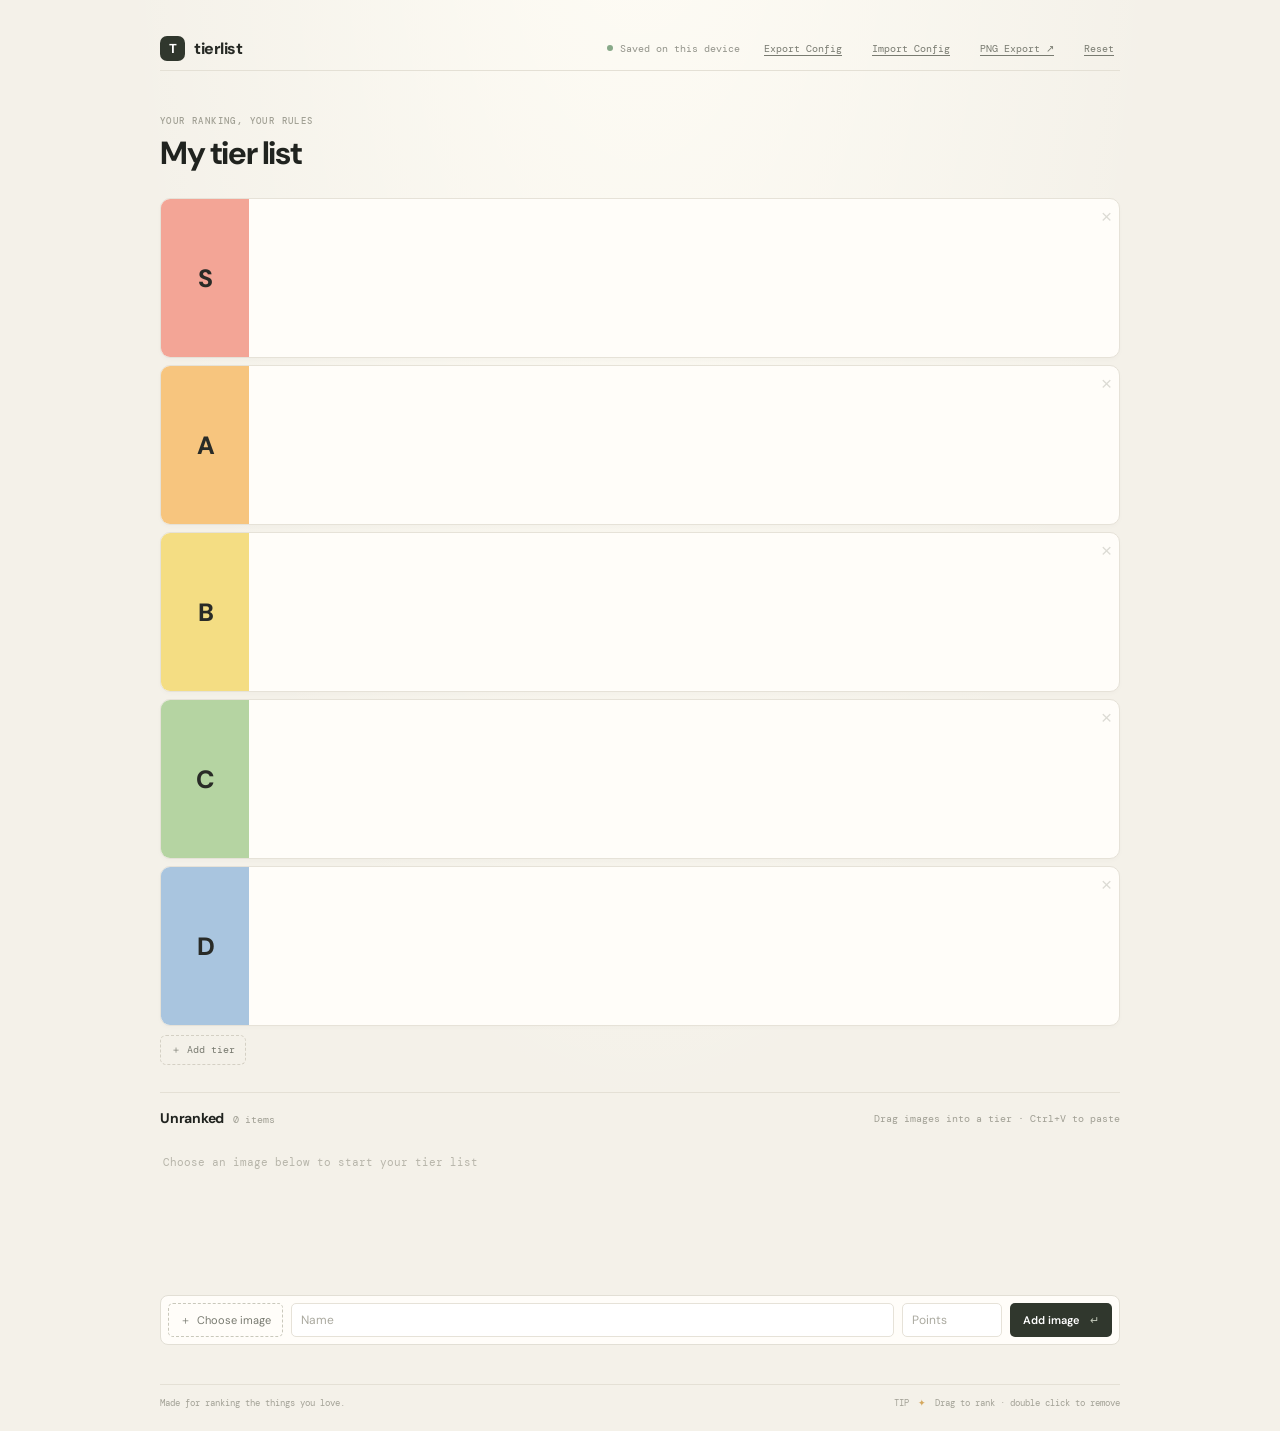
<file: index.html>
<!doctype html>
<html lang="en">
<head>
  <meta charset="utf-8">
  <meta name="viewport" content="width=device-width, initial-scale=1">
  <meta name="theme-color" content="#f4f1e9">
  <title>Tierlist</title>
  <link rel="stylesheet" href="style.css">
  <script type="module" src="app.js"></script>
</head>
<body>
  <main class="workspace">
    <header class="topbar">
      <a class="wordmark" href="./" aria-label="Tierlist home"><span class="mark">T</span> tierlist</a>
      <div class="top-actions"><span class="saved-status" id="saved-status">Saved on this device</span><button class="clear-button" id="export-config-button" type="button">Export Config</button><button class="clear-button" id="import-config-button" type="button">Import Config</button><input id="config-file" type="file" accept=".json,application/json" hidden><button class="clear-button" id="export-button" type="button">PNG Export ↗</button><button class="clear-button" id="reset-button" type="button">Reset</button></div>
    </header>

    <section class="heading">
      <div class="eyebrow">YOUR RANKING, YOUR RULES</div>
      <div class="title-line"><h1 id="list-title" contenteditable="true" spellcheck="false" aria-label="Tier list title">My tier list</h1><span class="edit-hint">click to rename</span></div>
    </section>

    <section class="board" id="board" aria-label="Tier list"></section>
    <button class="add-tier-button" id="add-tier-button" type="button">＋ Add tier</button>

    <section class="pool-section" aria-label="Unranked items">
      <div class="pool-head"><div><h2>Unranked</h2><span class="pool-count" id="pool-count">0 items</span></div><span class="drag-note" id="paste-note">Drag images into a tier · Ctrl+V to paste</span></div>
      <div class="pool" id="pool" data-dropzone="pool"></div>
      <form class="add-form" id="add-form">
        <label class="upload-button" for="image-input">＋ <span>Choose image</span></label>
        <input id="image-input" type="file" accept="image/*" required aria-label="Choose image">
        <input id="item-input" autocomplete="off" maxlength="48" placeholder="Name" aria-label="Image name" required>
        <input id="point-input" autocomplete="off" maxlength="12" placeholder="Points" aria-label="Image points" required>
        <button type="submit">Add image <span>↵</span></button>
        <span id="form-status" class="form-status" aria-live="polite"></span>
      </form>
    </section>
    <footer><span>Made for ranking the things you love.</span><span class="key-hint">TIP <b>✦</b> Drag to rank · double click to remove</span></footer>
  </main>
</body>
</html>
</file>
<file: style.css>
@import url('https://fonts.googleapis.com/css2?family=DM+Mono:wght@400;500&family=DM+Sans:wght@400;500;600;700;800&display=swap');
:root{font-family:'DM Sans',sans-serif;color:#20231f;background:#f4f1e9;font-synthesis:none;text-rendering:optimizeLegibility}*{box-sizing:border-box}body{margin:0;min-height:100vh;background:radial-gradient(ellipse at 50% -20%,#fffdf6 0,transparent 58%),#f4f1e9}.workspace{width:min(960px,calc(100% - 48px));margin:0 auto;padding:26px 0 22px}.topbar{height:45px;display:flex;justify-content:space-between;align-items:center;border-bottom:1px solid #e4e0d5}.wordmark{display:flex;gap:9px;align-items:center;color:#272a25;text-decoration:none;font-size:16px;font-weight:800;letter-spacing:-.5px}.mark{display:grid;place-items:center;width:25px;height:25px;border-radius:7px;color:white;background:#30372d;font-size:13px}.top-actions{display:flex;align-items:center;gap:18px}.saved-status,.clear-button{font-family:'DM Mono',monospace;font-size:10px;color:#92938a}.saved-status:before{content:'';display:inline-block;width:6px;height:6px;margin-right:7px;border-radius:50%;background:#87a988;vertical-align:1px}.clear-button{border:0;background:none;text-decoration:underline;text-underline-offset:3px;cursor:pointer;color:#797b71}.heading{padding:44px 0 24px}.eyebrow{font:500 9px 'DM Mono',monospace;letter-spacing:1.4px;color:#a1a094}.title-line{display:flex;align-items:baseline;gap:12px;margin-top:5px}h1{margin:0;font-size:32px;letter-spacing:-1.4px;font-weight:700;outline:none;min-width:100px}.edit-hint{font:10px 'DM Mono',monospace;color:#aaa99e;opacity:0;transition:opacity .2s}.title-line:hover .edit-hint{opacity:1}.board{display:flex;flex-direction:column;gap:7px}.tier-row{display:grid;grid-template-columns:88px 1fr;min-height:82px;border:1px solid #e6e2d8;border-radius:10px;overflow:hidden;background:#fffdf9;box-shadow:0 2px 5px #30372d05}.tier-label{display:grid;place-items:center;font-size:25px;font-weight:800;letter-spacing:-1px;color:#292b27}.tier-s{background:#f3a596}.tier-a{background:#f7c57e}.tier-b{background:#f4dd83}.tier-c{background:#b5d4a2}.tier-d{background:#a9c5df}.tier-content{display:flex;align-content:flex-start;align-items:flex-start;flex-wrap:wrap;gap:7px;padding:10px;min-height:80px;transition:background .12s}.tier-content.is-over,.pool.is-over{background:#f0f2e9}.item{display:flex;align-items:center;gap:8px;max-width:100%;min-height:38px;padding:0 12px;border:1px solid #e8e6dd;border-radius:7px;background:#fff;color:#383a35;font-size:12px;font-weight:600;cursor:grab;user-select:none;box-shadow:0 1px 2px #2221;touch-action:none}.item:active{cursor:grabbing}.item.dragging{opacity:.35}.item-dot{width:7px;height:7px;flex:none;border-radius:50%;background:#b1b6a4}.pool-section{margin-top:27px;padding:16px 0 14px;border-top:1px solid #e4e0d5}.pool-head{display:flex;justify-content:space-between;align-items:center;margin-bottom:12px}.pool-head>div{display:flex;align-items:baseline;gap:9px}h2{margin:0;font-size:14px;letter-spacing:-.25px}.pool-count,.drag-note{font:10px 'DM Mono',monospace;color:#a09f94}.pool{display:flex;flex-wrap:wrap;align-items:flex-start;align-content:flex-start;gap:7px;min-height:48px;padding:3px;border-radius:8px;transition:background .12s}.pool:empty:after{content:'Add something to get started';font:11px 'DM Mono',monospace;color:#b7b5aa;padding:13px 0}.add-form{display:flex;align-items:center;gap:8px;margin-top:11px;padding:5px 7px 5px 12px;height:43px;border:1px solid #e2dfd5;border-radius:8px;background:#fffdf9}.plus{font-size:18px;color:#9a9a8e}.add-form input{flex:1;min-width:0;border:0;outline:0;background:transparent;font:12px 'DM Sans',sans-serif;color:#343730}.add-form input::placeholder{color:#aaa99f}.add-form button{height:30px;padding:0 12px;border:0;border-radius:5px;background:#30372d;color:#fff;font:600 10px 'DM Sans',sans-serif;cursor:pointer}.add-form button span{margin-left:7px;color:#c2c9ba}footer{display:flex;justify-content:space-between;margin-top:25px;padding-top:12px;border-top:1px solid #e4e0d5;color:#a2a196;font:9px 'DM Mono',monospace}.key-hint b{color:#d5a85e;margin:0 4px}@media(max-width:560px){.workspace{width:calc(100% - 28px);padding-top:15px}.heading{padding:33px 0 19px}h1{font-size:28px}.tier-row{grid-template-columns:58px 1fr;min-height:72px}.tier-label{font-size:21px}.tier-content{min-height:70px;padding:8px;gap:5px}.item{font-size:11px;min-height:34px;padding:0 9px}.pool-head{align-items:flex-start}.drag-note{font-size:9px;padding-top:4px}footer{gap:12px;line-height:1.5}.key-hint{text-align:right}}

/* Image based ranking tiles */
.tier-row{min-height:160px}
.tier-content{min-height:158px;padding:12px;gap:10px}
.item{position:relative;display:block;width:132px;height:132px;min-height:0;max-width:100%;padding:0;overflow:hidden;border:1px solid #e4e0d5;border-radius:8px;background:#d9d8cd;box-shadow:0 2px 5px #2222}
.item-image{display:block;width:100%;height:100%;object-fit:cover}
.image-shade{position:absolute;inset:30% 0 0;background:linear-gradient(transparent,rgba(15,18,16,.72));pointer-events:none}
.item-point{position:absolute;top:7px;right:7px;max-width:calc(100% - 14px);padding:4px 7px;border-radius:5px;background:#fffdf0ed;color:#272b24;font:600 11px 'DM Mono',monospace;box-shadow:0 1px 4px #0002;white-space:nowrap;overflow:hidden;text-overflow:ellipsis}
.item-name{position:absolute;left:9px;right:8px;bottom:8px;color:white;font-size:12px;font-weight:700;line-height:1.15;text-shadow:0 1px 5px #0008;overflow:hidden;text-overflow:ellipsis;white-space:nowrap}
.item.text-item{display:grid;place-items:center;padding:10px;background:#ecebe3;color:#4b4c43;font-size:12px;text-align:center}
.item:active{cursor:grabbing}.item.dragging{opacity:.38}
.pool{gap:10px;min-height:145px;padding:3px}
.pool:empty:after{content:'Choose an image below to start your tier list'}
.add-form{position:relative;height:auto;min-height:50px;display:flex;gap:8px;flex-wrap:wrap;padding:7px;background:#fffdf9}
.add-form input:not([type=file]){height:34px;min-width:100px;flex:1 1 110px;padding:0 9px;border:1px solid #e6e2d8;border-radius:5px;background:#fff;color:#343730;font:12px 'DM Sans',sans-serif;outline-color:#97a18d}
.add-form input#point-input{flex:0 1 100px}
.add-form input[type=file]{position:absolute;width:1px;height:1px;overflow:hidden;clip:rect(0,0,0,0);white-space:nowrap}
.upload-button{display:flex;align-items:center;justify-content:center;gap:6px;min-height:34px;padding:0 11px;border:1px dashed #c9c8bb;border-radius:5px;color:#77796f;font-size:11px;white-space:nowrap;cursor:pointer}
.add-form button{height:34px;padding:0 13px;font-size:11px;white-space:nowrap}
.add-form button:disabled{opacity:.6;cursor:wait}
.form-status{flex-basis:100%;padding:0 4px;color:#9a6653;font:10px 'DM Mono',monospace}
@media(max-width:560px){.tier-row{grid-template-columns:52px 1fr;min-height:134px}.tier-label{font-size:21px}.tier-content{min-height:132px;padding:9px;gap:7px}.item{width:110px;height:110px}.item-name{font-size:11px}.item-point{top:5px;right:5px;padding:3px 5px;font-size:10px}.pool{min-height:120px}.add-form{gap:6px}.upload-button{flex:1}.add-form input:not([type=file]){flex:1 1 105px}.add-form input#point-input{flex:1 1 75px}}
.form-status:empty{display:none}
.tier-row{grid-template-columns:88px minmax(0,1fr) 30px}
.remove-tier{align-self:start;width:25px;height:25px;margin:5px;border:0;border-radius:5px;background:transparent;color:#9b9a90;font-size:19px;line-height:1;cursor:pointer;opacity:.35}
.tier-row:hover .remove-tier,.remove-tier:focus-visible{opacity:1;background:#f1eee5}
.tier-label{padding:8px;text-align:center;overflow-wrap:anywhere;cursor:text}
.tier-color-0{background:#f3a596}.tier-color-1{background:#f7c57e}.tier-color-2{background:#f4dd83}.tier-color-3{background:#b5d4a2}.tier-color-4{background:#a9c5df}
.add-tier-button{margin-top:9px;padding:7px 10px;border:1px dashed #d4d0c4;border-radius:6px;background:transparent;color:#77796f;font:10px 'DM Mono',monospace;cursor:pointer}
.add-tier-button:hover{border-color:#aaa999;color:#35372f}
@media(max-width:560px){.tier-row{grid-template-columns:52px minmax(0,1fr) 23px}.remove-tier{width:21px;height:21px;margin:4px;opacity:.7}.top-actions{gap:10px}}
.item{transition:box-shadow .1s,border-color .1s}
.item.drop-before{border-color:#59664f;box-shadow:inset 4px 0 #59664f,0 2px 5px #2222}
.item.drop-after{border-color:#59664f;box-shadow:inset -4px 0 #59664f,0 2px 5px #2222}
.tier-label{cursor:grab}
.tier-label:active{cursor:grabbing}
.tier-row.is-tier-dragging{opacity:.45}
.tier-row.tier-insert-before{box-shadow:inset 0 4px #59664f,0 2px 5px #30372d05}
.tier-row.tier-insert-after{box-shadow:inset 0 -4px #59664f,0 2px 5px #30372d05}
@media(max-width:560px){.topbar{height:auto;min-height:45px;flex-wrap:wrap;gap:6px;padding-bottom:7px}.top-actions{width:100%;justify-content:flex-end;gap:7px;flex-wrap:wrap}.saved-status{display:none}.clear-button{font-size:9px}}
</file>
